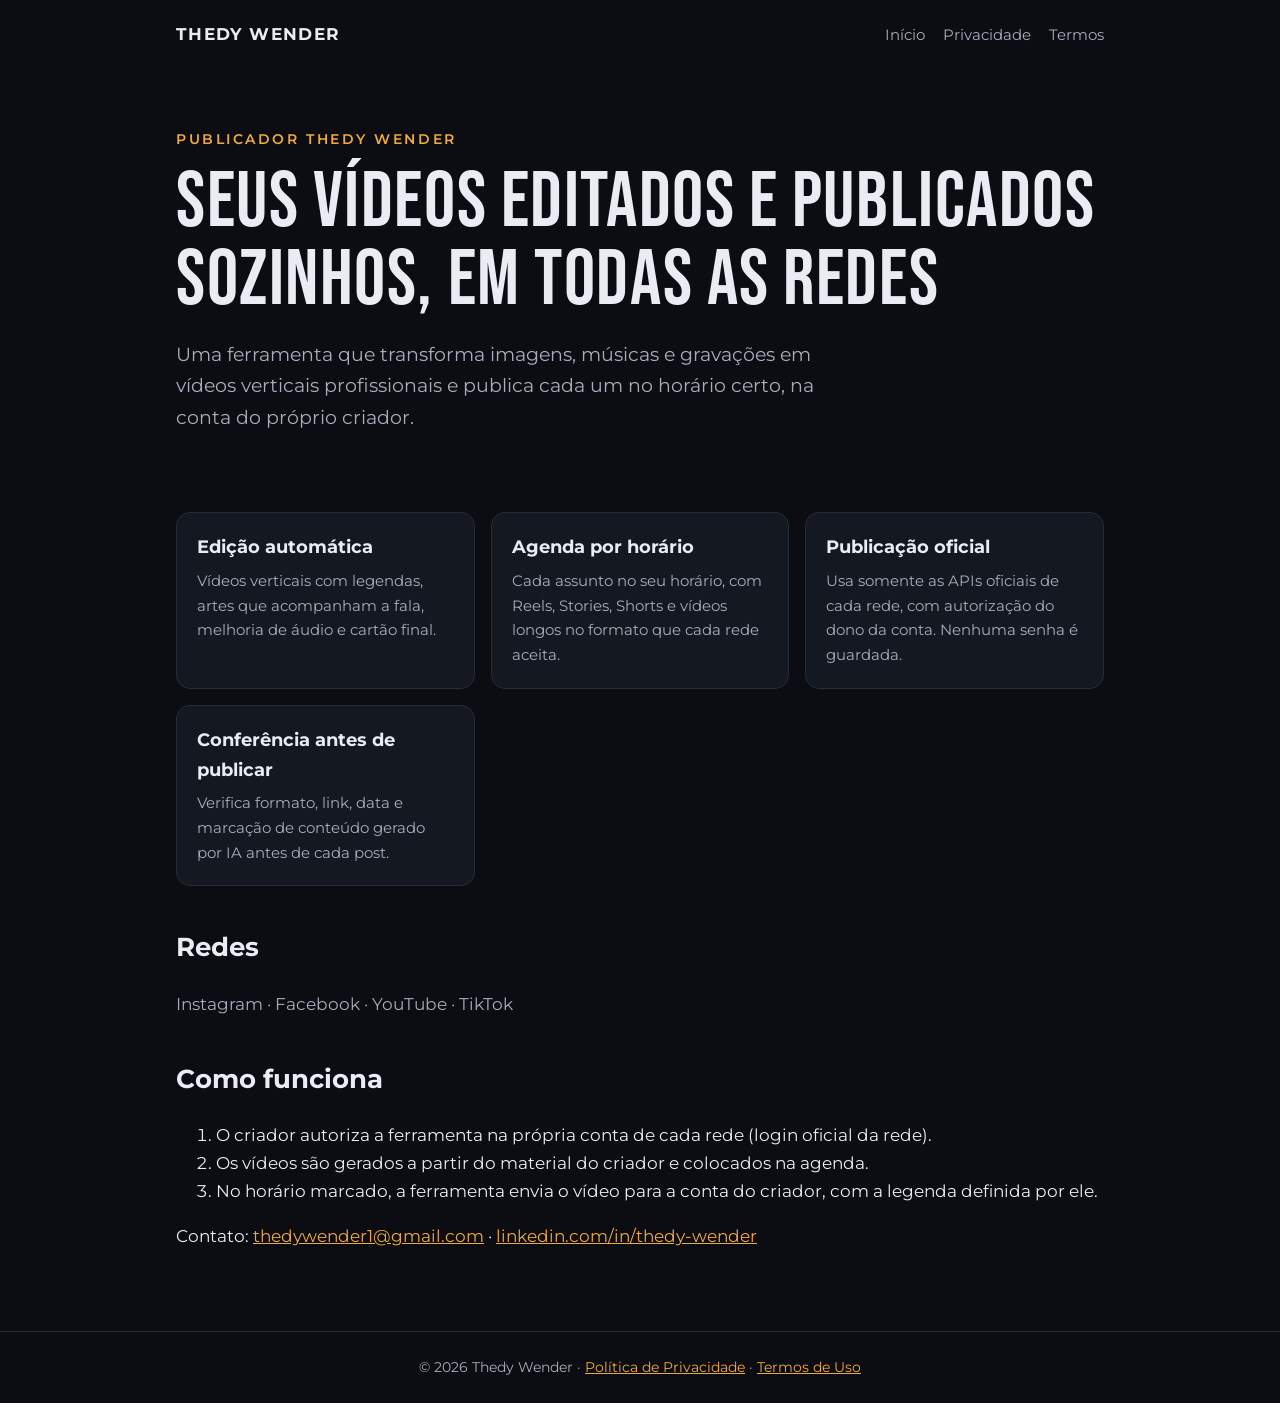
<file: index.html>
<!doctype html><html lang="pt-BR"><head><meta charset="utf-8"><meta name="viewport" content="width=device-width,initial-scale=1"><link rel="preconnect" href="https://fonts.googleapis.com"><link href="https://fonts.googleapis.com/css2?family=Bebas+Neue&family=Montserrat:wght@400;600;700&display=swap" rel="stylesheet"><link rel="stylesheet" href="/estilo.css"><meta name="tiktok-developers-site-verification" content="dLctfghCpjeCdbXOyeNzu6AKQEsOihzV"><title>Publicador Thedy Wender</title><meta name="description" content="Criação e publicação automática de vídeos nas redes sociais."></head><body>
<header class="topo"><b>THEDY WENDER</b><nav><a href="/">Início</a><a href="/privacidade.html">Privacidade</a><a href="/termos.html">Termos</a></nav></header>
<main>
<section class="heroi"><small>Publicador Thedy Wender</small>
<h1>Seus vídeos editados e publicados sozinhos, em todas as redes</h1>
<p>Uma ferramenta que transforma imagens, músicas e gravações em vídeos verticais profissionais e publica cada um no horário certo, na conta do próprio criador.</p></section>
<div class="grade">
<div class="card"><h3>Edição automática</h3><p>Vídeos verticais com legendas, artes que acompanham a fala, melhoria de áudio e cartão final.</p></div>
<div class="card"><h3>Agenda por horário</h3><p>Cada assunto no seu horário, com Reels, Stories, Shorts e vídeos longos no formato que cada rede aceita.</p></div>
<div class="card"><h3>Publicação oficial</h3><p>Usa somente as APIs oficiais de cada rede, com autorização do dono da conta. Nenhuma senha é guardada.</p></div>
<div class="card"><h3>Conferência antes de publicar</h3><p>Verifica formato, link, data e marcação de conteúdo gerado por IA antes de cada post.</p></div>
</div>
<h2>Redes</h2>
<p class="redes">Instagram · Facebook · YouTube · TikTok</p>
<h2>Como funciona</h2>
<ol><li>O criador autoriza a ferramenta na própria conta de cada rede (login oficial da rede).</li>
<li>Os vídeos são gerados a partir do material do criador e colocados na agenda.</li>
<li>No horário marcado, a ferramenta envia o vídeo para a conta do criador, com a legenda definida por ele.</li></ol>
<p>Contato: <a href="mailto:thedywender1@gmail.com">thedywender1@gmail.com</a> · <a href="https://www.linkedin.com/in/thedy-wender">linkedin.com/in/thedy-wender</a></p>
</main>
<footer>© 2026 Thedy Wender · <a href="/privacidade.html">Política de Privacidade</a> · <a href="/termos.html">Termos de Uso</a></footer></body></html>
</file>
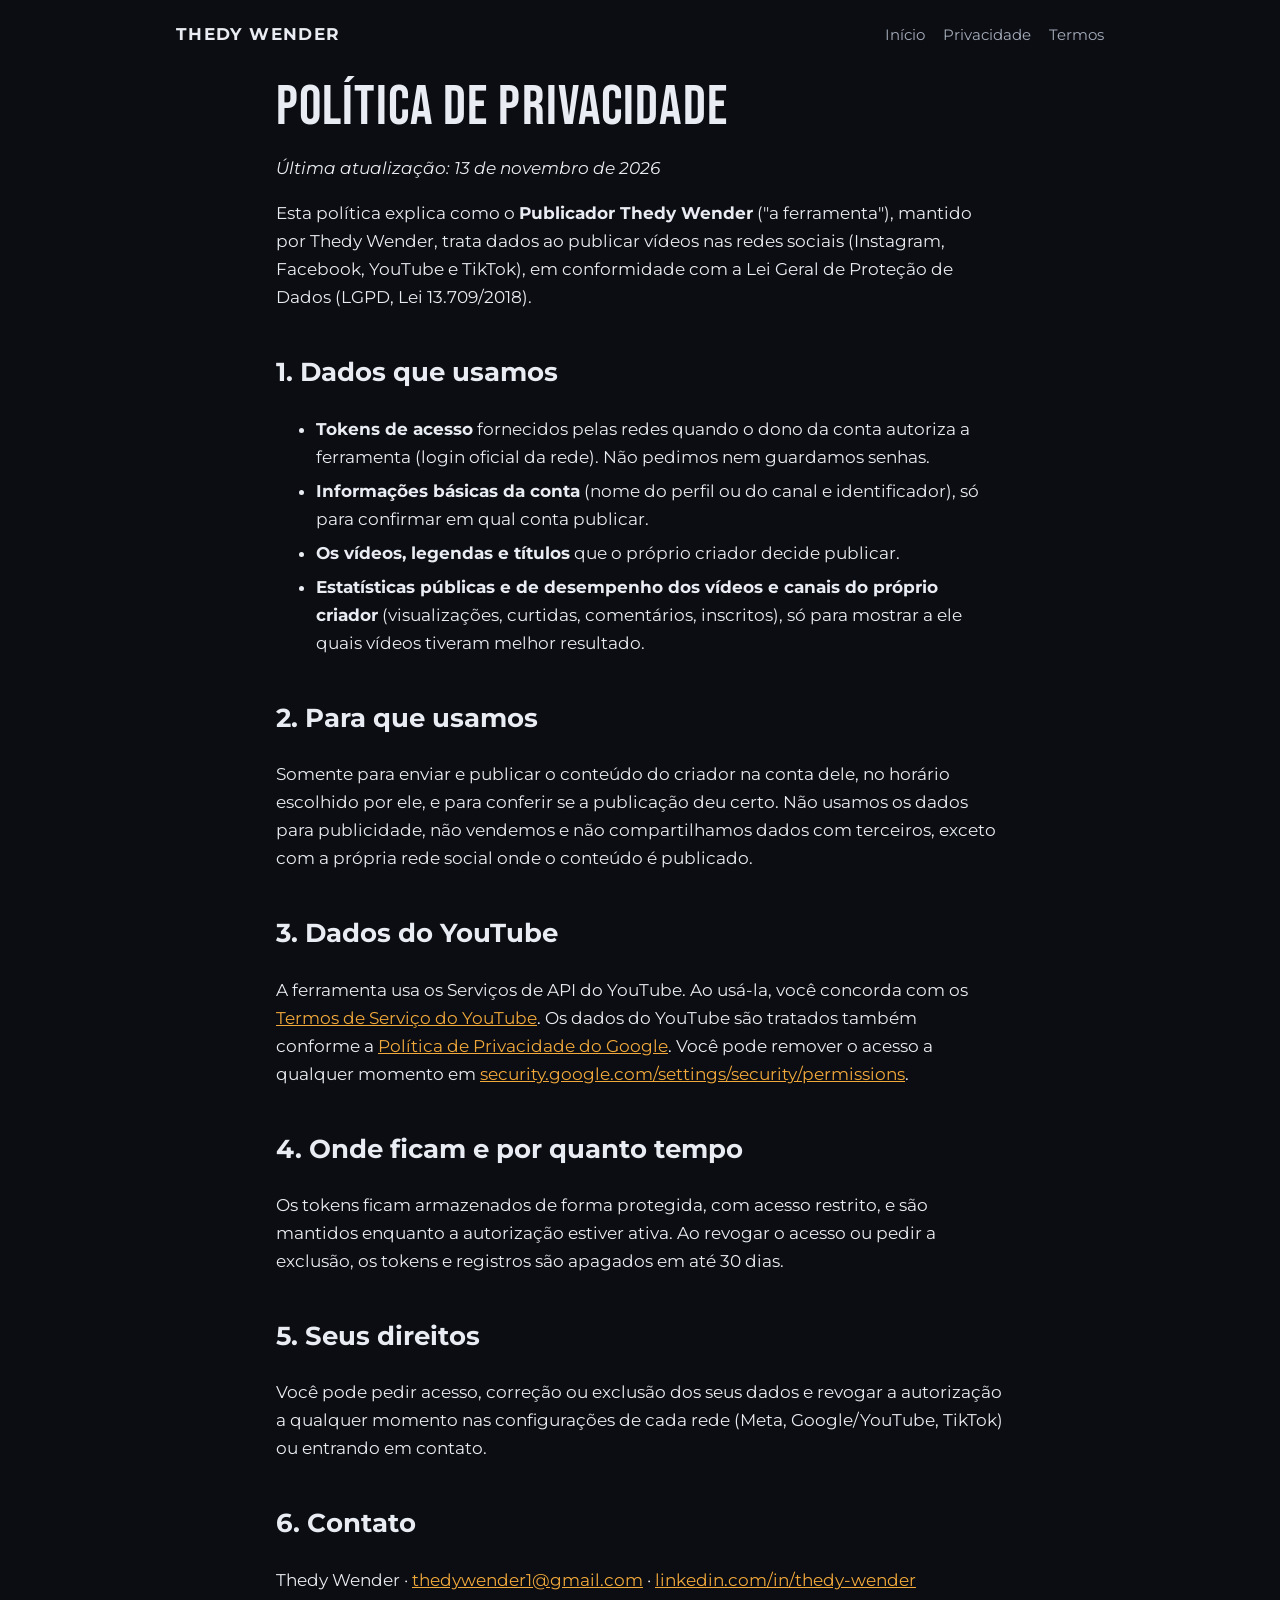
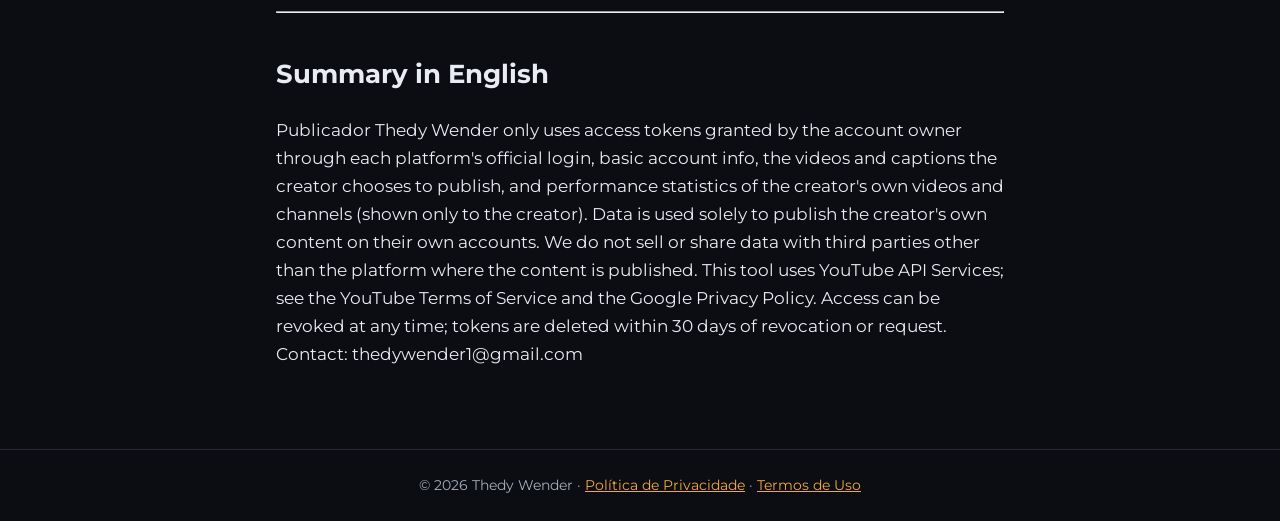
<file: privacidade.html>
<!doctype html><html lang="pt-BR"><head><meta charset="utf-8"><meta name="viewport" content="width=device-width,initial-scale=1"><link rel="preconnect" href="https://fonts.googleapis.com"><link href="https://fonts.googleapis.com/css2?family=Bebas+Neue&family=Montserrat:wght@400;600;700&display=swap" rel="stylesheet"><link rel="stylesheet" href="/estilo.css"><title>Política de Privacidade</title></head><body>
<header class="topo"><b>THEDY WENDER</b><nav><a href="/">Início</a><a href="/privacidade.html">Privacidade</a><a href="/termos.html">Termos</a></nav></header>
<main class="doc"><h1>Política de Privacidade</h1>
<p><em>Última atualização: 13 de novembro de 2026</em></p>
<p>Esta política explica como o <b>Publicador Thedy Wender</b> ("a ferramenta"), mantido por Thedy Wender, trata dados ao publicar vídeos nas redes sociais (Instagram, Facebook, YouTube e TikTok), em conformidade com a Lei Geral de Proteção de Dados (LGPD, Lei 13.709/2018).</p>
<h2>1. Dados que usamos</h2>
<ul><li><b>Tokens de acesso</b> fornecidos pelas redes quando o dono da conta autoriza a ferramenta (login oficial da rede). Não pedimos nem guardamos senhas.</li>
<li><b>Informações básicas da conta</b> (nome do perfil ou do canal e identificador), só para confirmar em qual conta publicar.</li>
<li><b>Os vídeos, legendas e títulos</b> que o próprio criador decide publicar.</li>
<li><b>Estatísticas públicas e de desempenho dos vídeos e canais do próprio criador</b> (visualizações, curtidas, comentários, inscritos), só para mostrar a ele quais vídeos tiveram melhor resultado.</li></ul>
<h2>2. Para que usamos</h2>
<p>Somente para enviar e publicar o conteúdo do criador na conta dele, no horário escolhido por ele, e para conferir se a publicação deu certo. Não usamos os dados para publicidade, não vendemos e não compartilhamos dados com terceiros, exceto com a própria rede social onde o conteúdo é publicado.</p>
<h2>3. Dados do YouTube</h2>
<p>A ferramenta usa os Serviços de API do YouTube. Ao usá-la, você concorda com os <a href="https://www.youtube.com/t/terms">Termos de Serviço do YouTube</a>. Os dados do YouTube são tratados também conforme a <a href="https://policies.google.com/privacy">Política de Privacidade do Google</a>. Você pode remover o acesso a qualquer momento em <a href="https://security.google.com/settings/security/permissions">security.google.com/settings/security/permissions</a>.</p>
<h2>4. Onde ficam e por quanto tempo</h2>
<p>Os tokens ficam armazenados de forma protegida, com acesso restrito, e são mantidos enquanto a autorização estiver ativa. Ao revogar o acesso ou pedir a exclusão, os tokens e registros são apagados em até 30 dias.</p>
<h2>5. Seus direitos</h2>
<p>Você pode pedir acesso, correção ou exclusão dos seus dados e revogar a autorização a qualquer momento nas configurações de cada rede (Meta, Google/YouTube, TikTok) ou entrando em contato.</p>
<h2>6. Contato</h2>
<p>Thedy Wender · <a href="mailto:thedywender1@gmail.com">thedywender1@gmail.com</a> · <a href="https://www.linkedin.com/in/thedy-wender">linkedin.com/in/thedy-wender</a></p>
<hr><h2>Summary in English</h2>
<p>Publicador Thedy Wender only uses access tokens granted by the account owner through each platform's official login, basic account info, the videos and captions the creator chooses to publish, and performance statistics of the creator's own videos and channels (shown only to the creator). Data is used solely to publish the creator's own content on their own accounts. We do not sell or share data with third parties other than the platform where the content is published. This tool uses YouTube API Services; see the YouTube Terms of Service and the Google Privacy Policy. Access can be revoked at any time; tokens are deleted within 30 days of revocation or request. Contact: thedywender1@gmail.com</p>
</main>
<footer>© 2026 Thedy Wender · <a href="/privacidade.html">Política de Privacidade</a> · <a href="/termos.html">Termos de Uso</a></footer></body></html>
</file>
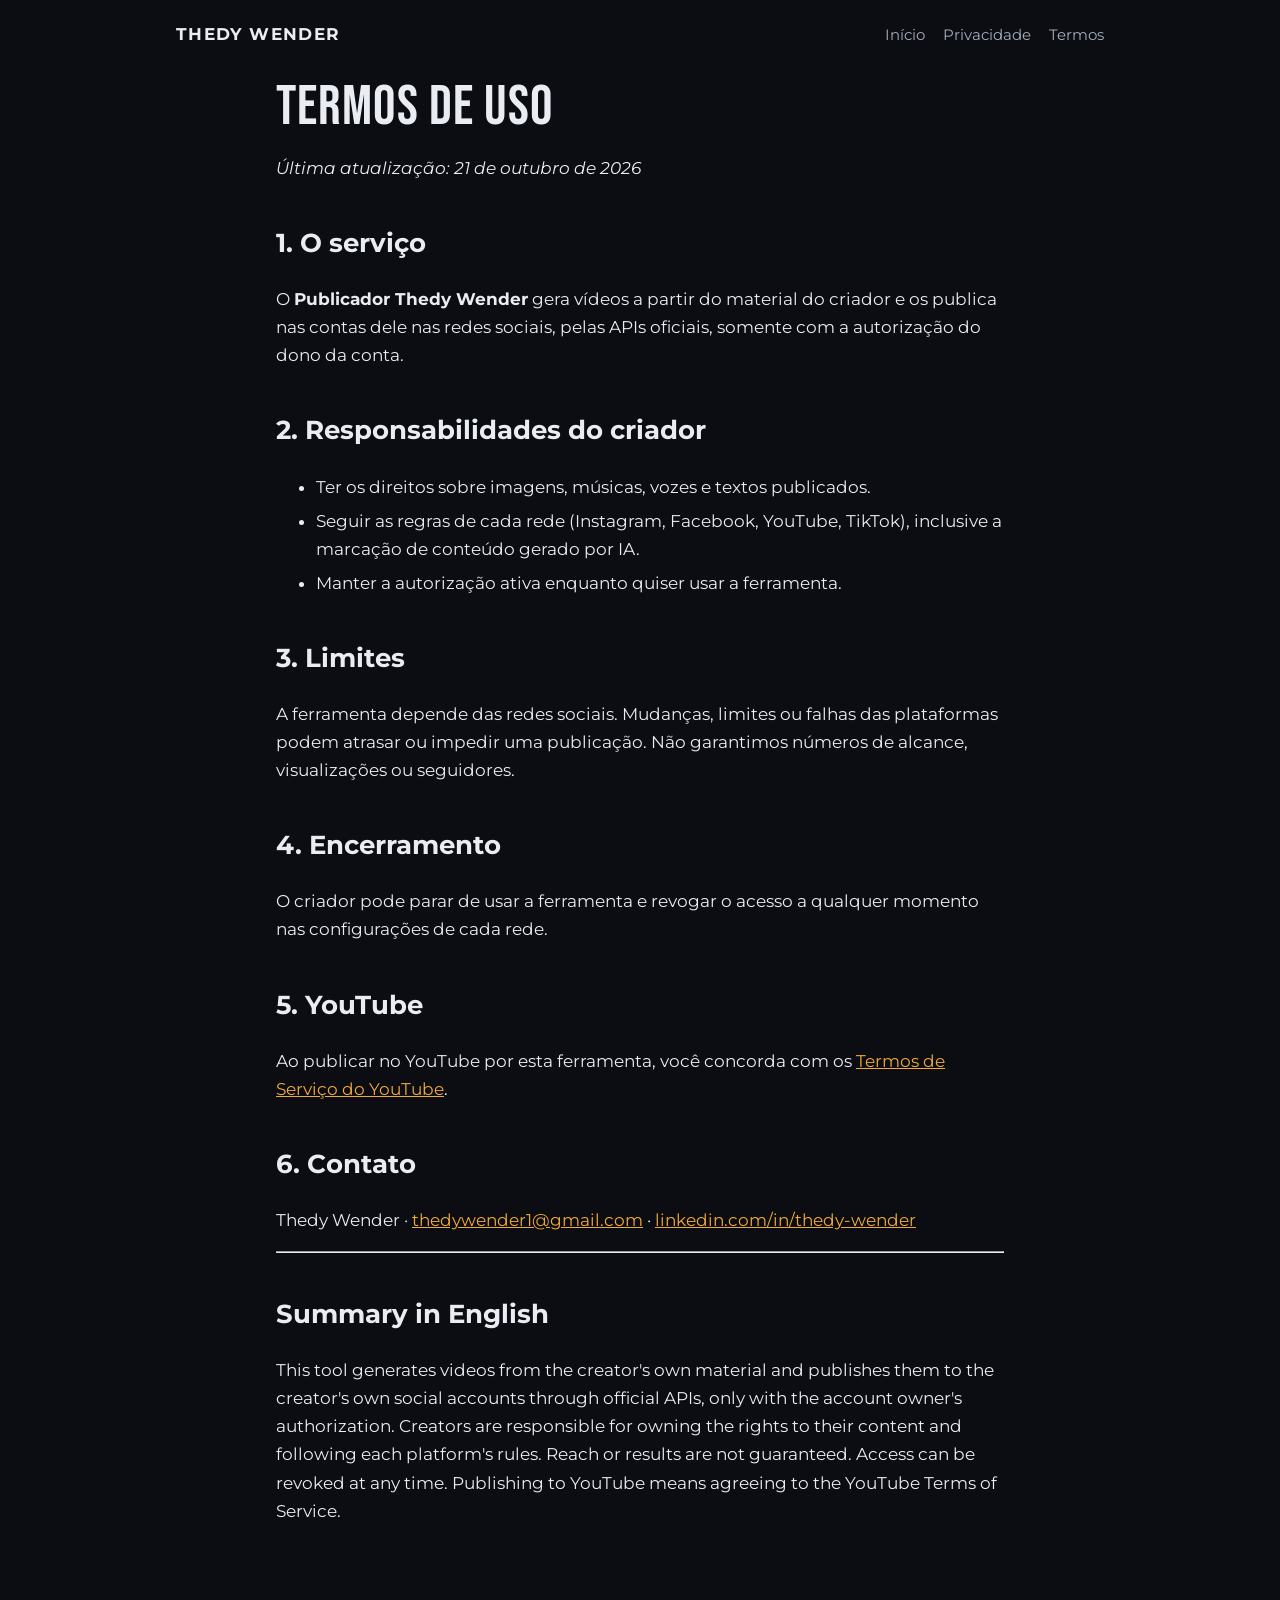
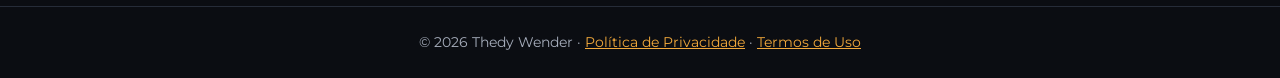
<file: termos.html>
<!doctype html><html lang="pt-BR"><head><meta charset="utf-8"><meta name="viewport" content="width=device-width,initial-scale=1"><link rel="preconnect" href="https://fonts.googleapis.com"><link href="https://fonts.googleapis.com/css2?family=Bebas+Neue&family=Montserrat:wght@400;600;700&display=swap" rel="stylesheet"><link rel="stylesheet" href="/estilo.css"><title>Termos de Uso</title></head><body>
<header class="topo"><b>THEDY WENDER</b><nav><a href="/">Início</a><a href="/privacidade.html">Privacidade</a><a href="/termos.html">Termos</a></nav></header>
<main class="doc"><h1>Termos de Uso</h1>
<p><em>Última atualização: 21 de outubro de 2026</em></p>
<h2>1. O serviço</h2>
<p>O <b>Publicador Thedy Wender</b> gera vídeos a partir do material do criador e os publica nas contas dele nas redes sociais, pelas APIs oficiais, somente com a autorização do dono da conta.</p>
<h2>2. Responsabilidades do criador</h2>
<ul><li>Ter os direitos sobre imagens, músicas, vozes e textos publicados.</li>
<li>Seguir as regras de cada rede (Instagram, Facebook, YouTube, TikTok), inclusive a marcação de conteúdo gerado por IA.</li>
<li>Manter a autorização ativa enquanto quiser usar a ferramenta.</li></ul>
<h2>3. Limites</h2>
<p>A ferramenta depende das redes sociais. Mudanças, limites ou falhas das plataformas podem atrasar ou impedir uma publicação. Não garantimos números de alcance, visualizações ou seguidores.</p>
<h2>4. Encerramento</h2>
<p>O criador pode parar de usar a ferramenta e revogar o acesso a qualquer momento nas configurações de cada rede.</p>
<h2>5. YouTube</h2>
<p>Ao publicar no YouTube por esta ferramenta, você concorda com os <a href="https://www.youtube.com/t/terms">Termos de Serviço do YouTube</a>.</p>
<h2>6. Contato</h2>
<p>Thedy Wender · <a href="mailto:thedywender1@gmail.com">thedywender1@gmail.com</a> · <a href="https://www.linkedin.com/in/thedy-wender">linkedin.com/in/thedy-wender</a></p>
<hr><h2>Summary in English</h2>
<p>This tool generates videos from the creator's own material and publishes them to the creator's own social accounts through official APIs, only with the account owner's authorization. Creators are responsible for owning the rights to their content and following each platform's rules. Reach or results are not guaranteed. Access can be revoked at any time. Publishing to YouTube means agreeing to the YouTube Terms of Service.</p>
</main>
<footer>© 2026 Thedy Wender · <a href="/privacidade.html">Política de Privacidade</a> · <a href="/termos.html">Termos de Uso</a></footer></body></html>
</file>
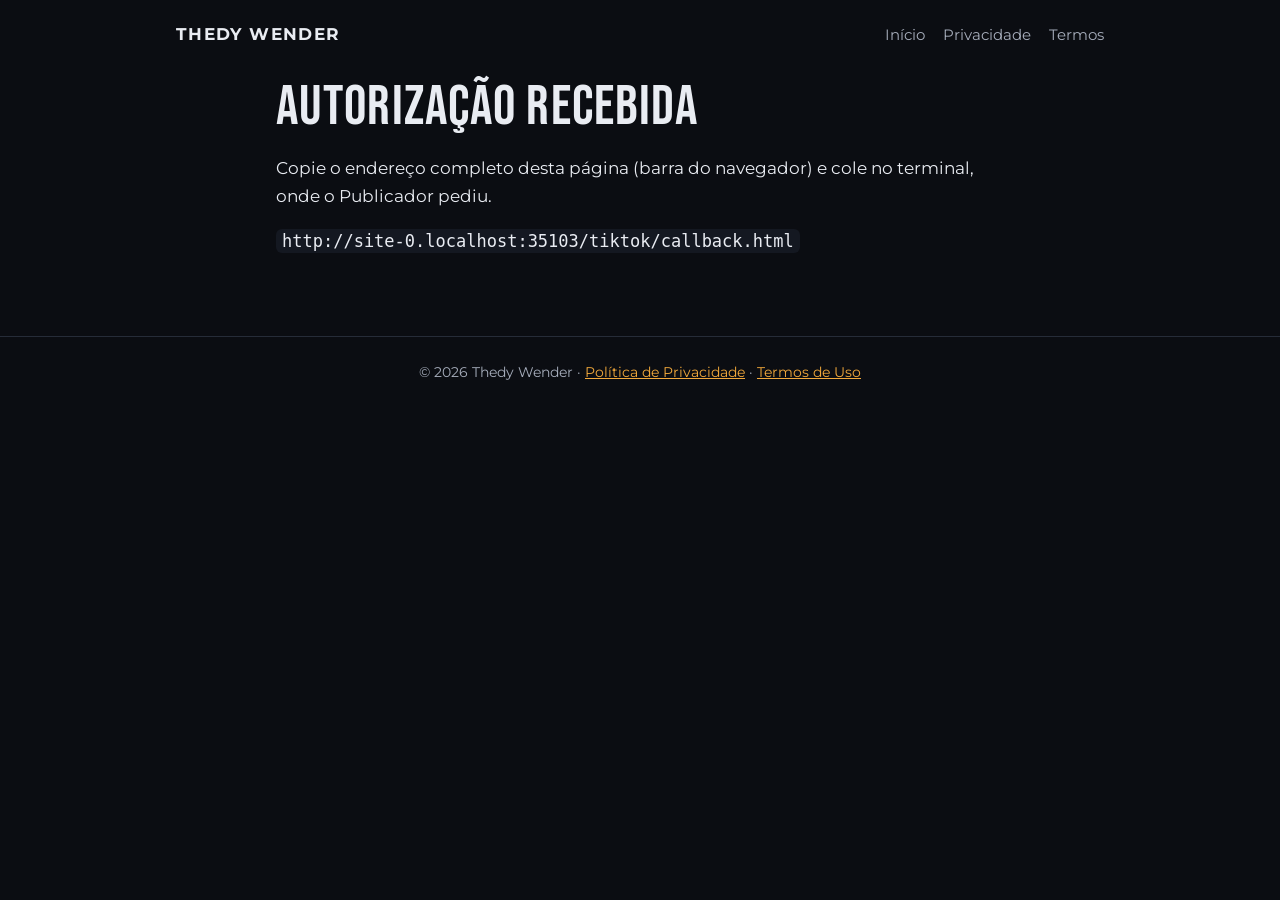
<file: tiktok/callback.html>
<!doctype html><html lang="pt-BR"><head><meta charset="utf-8"><meta name="viewport" content="width=device-width,initial-scale=1"><link rel="preconnect" href="https://fonts.googleapis.com"><link href="https://fonts.googleapis.com/css2?family=Bebas+Neue&family=Montserrat:wght@400;600;700&display=swap" rel="stylesheet"><link rel="stylesheet" href="/estilo.css"><title>Autorização concluída</title></head><body>
<header class="topo"><b>THEDY WENDER</b><nav><a href="/">Início</a><a href="/privacidade.html">Privacidade</a><a href="/termos.html">Termos</a></nav></header>
<main class="doc"><h1>Autorização recebida</h1>
<p>Copie o endereço completo desta página (barra do navegador) e cole no terminal, onde o Publicador pediu.</p>
<p><code id="u"></code></p><script>document.getElementById("u").textContent=location.href</script>
</main>
<footer>© 2026 Thedy Wender · <a href="/privacidade.html">Política de Privacidade</a> · <a href="/termos.html">Termos de Uso</a></footer></body></html>
</file>
<file: estilo.css>
:root{--fundo:#0b0d12;--card:#141821;--texto:#e9ecf2;--suave:#a6adbb;--ambar:#f2a93b;--borda:#262c38}
*{box-sizing:border-box}
body{margin:0;background:var(--fundo);color:var(--texto);font:17px/1.65 "Montserrat",system-ui,sans-serif}
a{color:var(--ambar)}
.topo{display:flex;justify-content:space-between;align-items:center;max-width:960px;margin:0 auto;padding:20px 16px}
.topo b{letter-spacing:.08em}
.topo nav a{margin-left:18px;color:var(--suave);text-decoration:none;font-size:15px}
main{max-width:960px;margin:0 auto;padding:0 16px 64px}
.heroi{padding:56px 0 32px}
.heroi small{color:var(--ambar);letter-spacing:.18em;text-transform:uppercase;font-weight:600}
h1{font-family:"Bebas Neue",sans-serif;font-weight:400;font-size:clamp(44px,8vw,78px);line-height:1;margin:12px 0 18px;letter-spacing:.02em}
h2{margin-top:40px}
.heroi p{color:var(--suave);max-width:640px;font-size:19px}
.grade{display:grid;grid-template-columns:repeat(auto-fit,minmax(230px,1fr));gap:16px;margin-top:28px}
.card{background:var(--card);border:1px solid var(--borda);border-radius:14px;padding:20px}
.card h3{margin:0 0 6px;font-size:18px}
.card p{margin:0;color:var(--suave);font-size:15px}
.redes{color:var(--suave)}
.doc{max-width:760px}
.doc h1{font-size:clamp(38px,6vw,56px)}
.doc li{margin:6px 0}
footer{border-top:1px solid var(--borda);color:var(--suave);font-size:14px;text-align:center;padding:24px 16px}
code{background:var(--card);padding:2px 6px;border-radius:6px;word-break:break-all}
</file>
